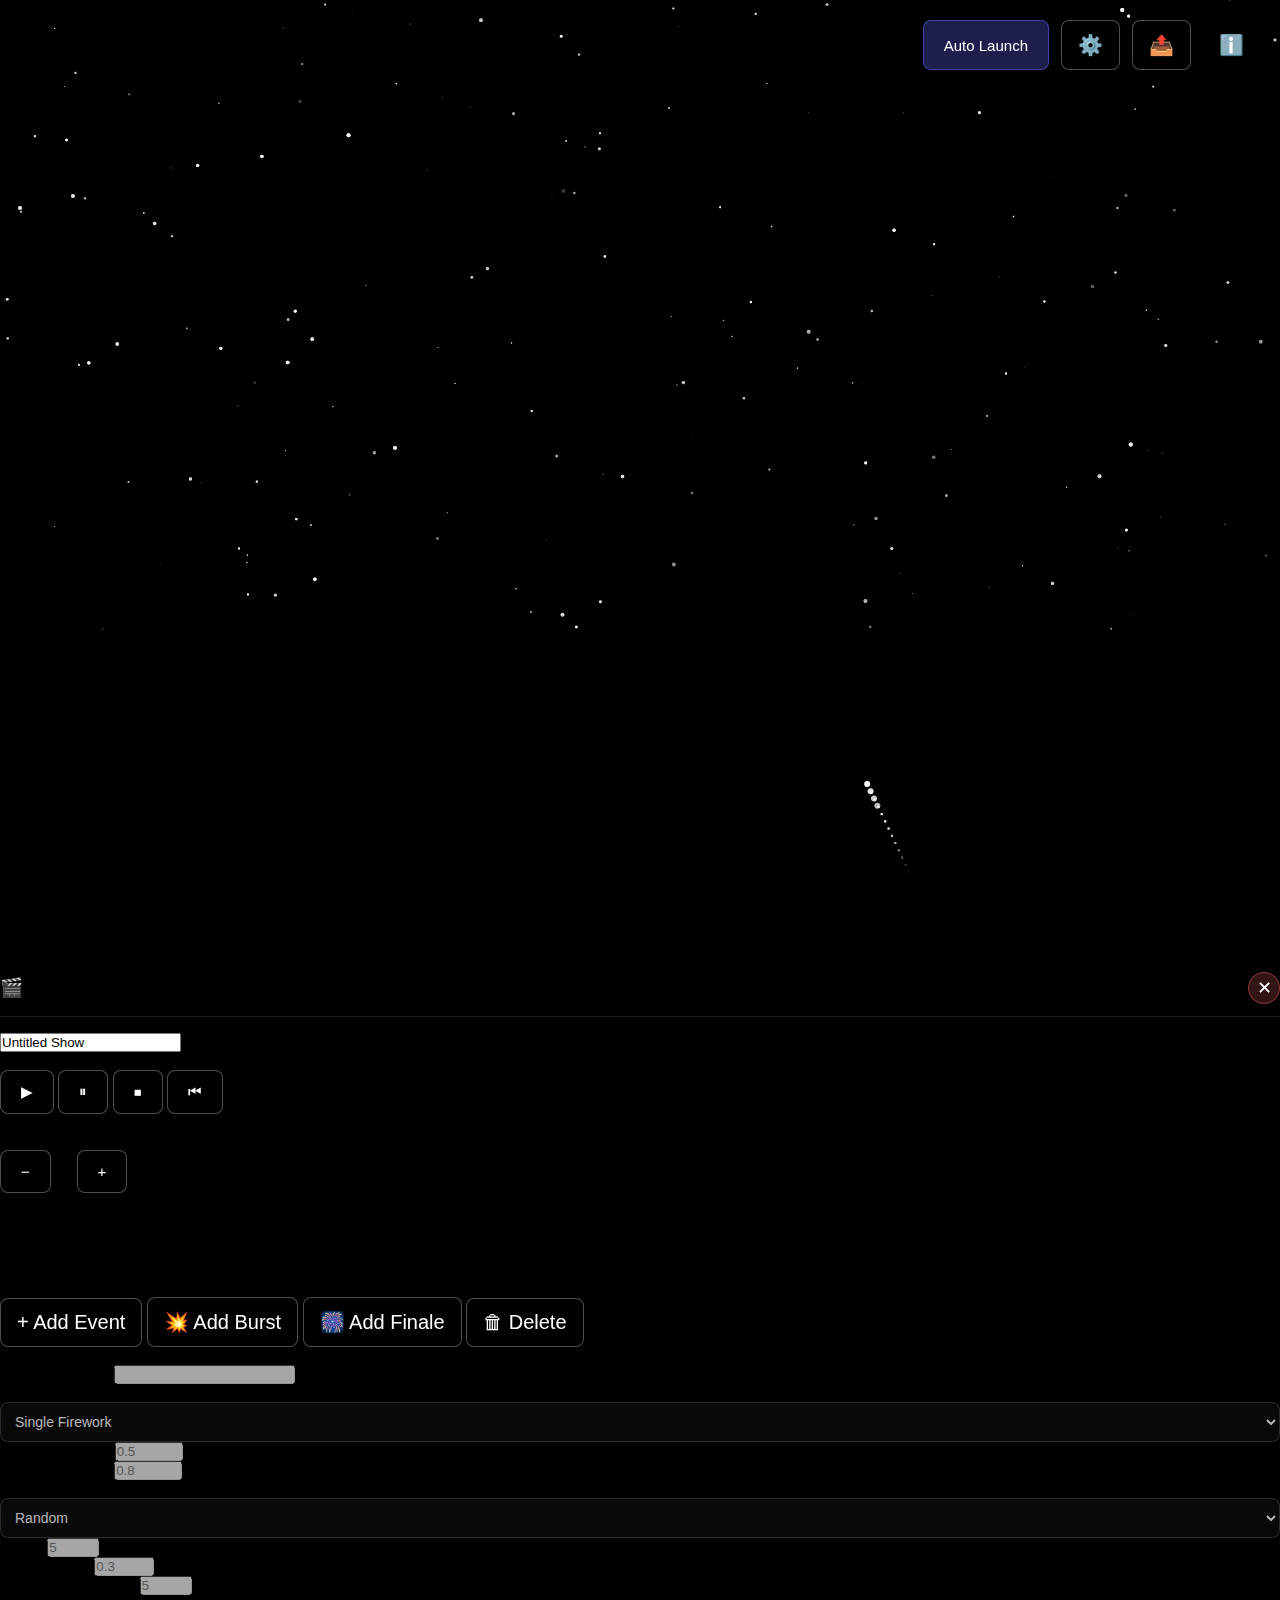
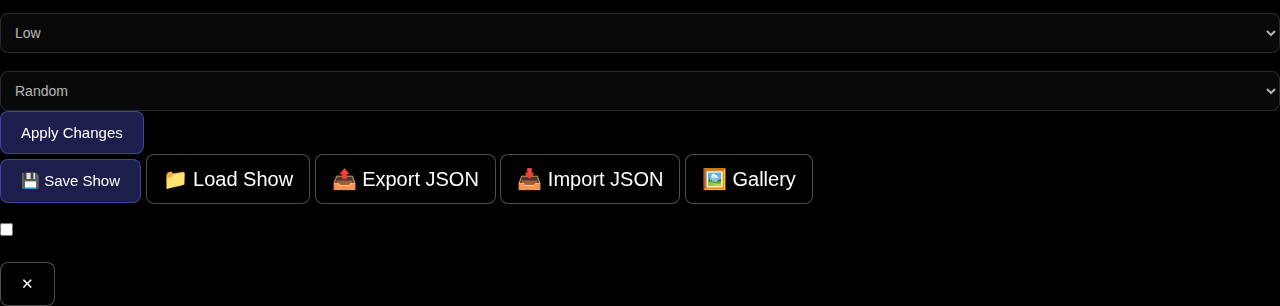
<file: index.html>
<!DOCTYPE html>
<html lang="en">
<head>
    <meta charset="UTF-8">
    <meta name="viewport" content="width=device-width, initial-scale=1.0">
    
    <!-- Primary Meta Tags -->
    <title>Kaaro Fireworks - Interactive Canvas Fireworks Experience</title>
    <meta name="title" content="Digital Diwali is Green Diwali.">
    <meta name="description" content="Wishing you all a very Happy Diwali from Arora Family.">
    <meta name="keywords" content="fireworks, interactive, canvas, javascript, animation, web audio, fireworks simulator, online fireworks, virtual fireworks, celebration">
    <meta name="author" content="Kaaro">
    <meta name="robots" content="index, follow">
    <meta name="language" content="English">
    <meta name="theme-color" content="#000428">
    
    <!-- Open Graph / Facebook -->
    <meta property="og:type" content="website">
    <meta property="og:url" content="https://pattaka.netlify.app/">
    <meta property="og:title" content="Digital Diwali is Green Diwali">
    <meta property="og:description" content="Wishing you all a very Happy Diwali from Arora Family.">
    <meta property="og:image" content="https://pattaka.netlify.app/og_image-4.png">
    <meta property="og:image:width" content="1024">
    <meta property="og:image:height" content="1024">
    <meta property="og:image:alt" content="Kaaro Fireworks - Interactive fireworks display with colorful explosions">
    <meta property="og:site_name" content="Kaaro Fireworks">
    <meta property="og:locale" content="en_US">
    
    <!-- Twitter -->
    <meta property="twitter:card" content="summary_large_image">
    <meta property="twitter:url" content="https://pattaka.netlify.app/">
    <meta property="twitter:title" content="Digital Diwali is Green Diwali">
    <meta property="twitter:description" content="Wishing you all a very Happy Diwali from Arora Family.">
    
    <meta property="twitter:description" content="Experience stunning interactive fireworks in your browser! Custom shapes, immersive audio, and mobile-optimized. Click anywhere to launch beautiful fireworks.">
    <meta property="twitter:image" content="https://pattaka.netlify.app/og_image-4.png">
    <meta property="twitter:image:alt" content="Kaaro Fireworks - Interactive fireworks display">
    
    <!-- Favicon -->
    <link rel="icon" type="image/svg+xml" href="favicon.svg">
    <link rel="alternate icon" href="favicon.ico">
    <link rel="apple-touch-icon" href="apple-touch-icon.png">
    
    <!-- Canonical URL -->
    <link rel="canonical" href="https://pattaka.netlify.app/">
    
    <!-- PWA Manifest -->
    <link rel="manifest" href="manifest.json">
    
    <!-- Stylesheet -->
    <link rel="stylesheet" href="style.css">
    
    <!-- Structured Data (JSON-LD) -->
    <script type="application/ld+json">
    {
      "@context": "https://schema.org",
      "@type": "WebApplication",
      "name": "Kaaro Fireworks",
      "description": "Interactive canvas-based fireworks simulator with custom shapes, immersive audio, and mobile optimization. Experience realistic fireworks physics and sound effects in your browser.",
      "url": "https://pattaka.netlify.app/",
      "applicationCategory": "EntertainmentApplication",
      "operatingSystem": "Any",
      "offers": {
        "@type": "Offer",
        "price": "0",
        "priceCurrency": "USD"
      },
      "screenshot": "https://pattaka.netlify.app/og_image-4.png",
      "author": {
        "@type": "Person",
        "name": "Kaaro"
      },
      "aggregateRating": {
        "@type": "AggregateRating",
        "ratingValue": "5",
        "ratingCount": "1"
      },
      "featureList": [
        "Interactive fireworks simulation",
        "Custom explosion shapes (star, heart, ring)",
        "Multiple explosion types (willow, chrysanthemum, palm)",
        "Immersive Web Audio API sound effects",
        "Stereo panning and reverb",
        "Mobile-optimized controls",
        "Starry night and city skyline backgrounds",
        "Real-time particle physics",
        "Touch and click support"
      ]
    }
    </script>
</head>
<body>
    <canvas id="fireworksCanvas"></canvas>
    
    <div id="panelBackdrop" class="panel-backdrop hidden"></div>
    
    <div id="profiler" class="profiler hidden">
        <div class="profiler-item">
            <span class="profiler-label">FPS:</span>
            <span class="profiler-value" id="fpsValue">60</span>
        </div>
        <div class="profiler-item">
            <span class="profiler-label">Particles:</span>
            <span class="profiler-value" id="particleCount">0</span>
        </div>
        <div class="profiler-item">
            <span class="profiler-label">Pool:</span>
            <span class="profiler-value" id="poolSize">0</span>
        </div>
        <div class="profiler-item">
            <span class="profiler-label">Fireworks:</span>
            <span class="profiler-value" id="fireworkCount">0</span>
        </div>
    </div>
    
    <div class="controls">
        <button id="autoLaunch" class="btn-primary">Auto Launch</button>
        <!-- <button id="showEditorToggle" class="btn-primary">🎬 Show Editor</button> -->
        <button id="settingsToggle" class="btn-secondary">⚙️</button>
        <button id="shareToggle" class="btn-secondary">📤</button>
        <a href="about.html" class="btn-secondary about-link" title="About">ℹ️</a>
    </div>
    
    <div id="settingsPanel" class="settings-panel hidden">
        <div class="panel-header">
            <h3>Settings</h3>
            <button class="panel-close" id="settingsClose">✕</button>
        </div>
        
        <div class="setting-group">
            <label>Background</label>
            <div class="button-group">
                <button class="bg-option active" data-bg="starry">⭐ Starry</button>
                <button class="bg-option" data-bg="city">🏙️ City</button>
                <button class="bg-option" data-bg="black">⬛ Black</button>
            </div>
        </div>
        
        <div class="setting-group">
            <label>Explosion Type</label>
            <select id="explosionType">
                <option value="random">🎲 Random</option>
                <option value="standard">💥 Standard</option>
                <option value="willow">🌿 Willow</option>
                <option value="chrysanthemum">🌸 Chrysanthemum</option>
                <option value="palm">🌴 Palm</option>
                <option value="star">⭐ Star</option>
                <option value="heart">❤️ Heart</option>
                <option value="ring">⭕ Ring</option>
            </select>
        </div>
        
        <div class="setting-group">
            <label>Volume <span id="volumeValue">70%</span></label>
            <input type="range" id="volumeSlider" min="0" max="100" value="70" class="slider">
        </div>
        
        <div class="setting-group">
            <label>Audio Preset</label>
            <select id="audioPreset">
                <option value="realistic">🎵 Realistic</option>
                <option value="cartoonish">🎪 Cartoonish</option>
                <option value="minimal">🔇 Minimal</option>
            </select>
        </div>
        
        <div class="setting-group">
            <label>Text Explosions</label>
            <div class="save-config-group">
                <input type="text" id="textInput" placeholder="Enter text..." maxlength="20">
                <button class="action-btn-small" id="launchTextBtn">🔤 Launch</button>
            </div>
            <div style="margin-top: 8px;">
                <input type="range" id="textSize" min="50" max="200" value="100" class="slider">
                <label style="font-size: 11px; color: rgba(255,255,255,0.6);">Size: <span id="textSizeValue">100</span>px</label>
            </div>
        </div>
        
        <div class="setting-group">
            <label>Image/Logo Explosions</label>
            <input type="file" id="imageUpload" accept="image/*" style="display: none;">
            <button class="action-btn" id="uploadImageBtn">📁 Upload Image</button>
            <div style="margin-top: 8px;">
                <label class="checkbox-label">
                    <input type="checkbox" id="useImageColors" checked>
                    <span>Use Image Colors</span>
                </label>
            </div>
            <div style="margin-top: 8px;">
                <input type="range" id="imageSize" min="100" max="500" value="300" class="slider">
                <label style="font-size: 11px; color: rgba(255,255,255,0.6);">Size: <span id="imageSizeValue">300</span>px</label>
            </div>
        </div>
        
        <div class="setting-group">
            <label>Performance</label>
            <div class="checkbox-group">
                <label class="checkbox-label">
                    <input type="checkbox" id="adaptiveQuality" checked>
                    <span>Adaptive Quality</span>
                </label>
                <label class="checkbox-label">
                    <input type="checkbox" id="batterySaving">
                    <span>Battery Saving</span>
                </label>
                <label class="checkbox-label">
                    <input type="checkbox" id="reducedMotion">
                    <span>Reduced Motion</span>
                </label>
                <label class="checkbox-label">
                    <input type="checkbox" id="showProfiler">
                    <span>Show Profiler</span>
                </label>
            </div>
        </div>
        
        <div class="info">Tap anywhere to launch!</div>
    </div>
    
    <div id="sharePanel" class="settings-panel hidden">
        <div class="panel-header">
            <h3>Share & Save</h3>
            <button class="panel-close" id="shareClose">✕</button>
        </div>
        
        <div class="setting-group">
            <label>Quick Actions</label>
            <div class="button-group-vertical">
                <button id="captureBtn" class="action-btn">📸 Capture Screenshot</button>
                <button id="copyLinkBtn" class="action-btn">🔗 Copy Share Link</button>
                <button id="qrCodeBtn" class="action-btn">📱 Show QR Code</button>
                <button id="shareBtn" class="action-btn">🚀 Share</button>
            </div>
        </div>
        
        <div id="qrCodeContainer" class="qr-code-container hidden">
            <canvas id="qrCanvas" width="200" height="200"></canvas>
            <div class="qr-label">Scan to share</div>
        </div>
        
        <div class="setting-group">
            <label>Preset Shows</label>
            <div class="button-group-vertical">
                <button class="show-btn" data-show="rainbow">🌈 Rainbow</button>
                <button class="show-btn" data-show="cascade">💧 Cascade</button>
                <button class="show-btn" data-show="finale">🎆 Finale</button>
                <button class="show-btn" data-show="symmetry">⚖️ Symmetry</button>
                <button class="show-btn" data-show="celebration">🎉 Celebration</button>
            </div>
        </div>
        
        <div class="setting-group">
            <label>Save Configuration</label>
            <div class="save-config-group">
                <input type="text" id="configName" placeholder="My Config" maxlength="20">
                <button id="saveConfigBtn" class="action-btn-small">💾 Save</button>
            </div>
            <div id="savedConfigsList" class="saved-configs-list"></div>
        </div>
        
        <div id="shareMessage" class="share-message hidden"></div>
    </div>
    
    <!-- Show Editor Panel -->
    <div id="showEditorPanel" class="show-editor-panel hidden">
        <div class="panel-header">
            <h3>🎬 Show Editor</h3>
            <button class="panel-close" id="showEditorClose">✕</button>
        </div>
        
        <div class="show-info">
            <input type="text" id="showName" placeholder="Show Name" value="Untitled Show" class="show-name-input">
            <div class="show-duration">
                <span>Duration: </span>
                <span id="showDuration">0:00</span>
            </div>
        </div>
        
        <div class="playback-controls">
            <button id="playShow" class="btn-icon" title="Play">▶</button>
            <button id="pauseShow" class="btn-icon" title="Pause" disabled>⏸</button>
            <button id="stopShow" class="btn-icon" title="Stop">⏹</button>
            <button id="resetShow" class="btn-icon" title="Reset">⏮</button>
            <div class="playback-time">
                <span id="currentTime">0:00</span>
                <span> / </span>
                <span id="totalTime">0:00</span>
            </div>
        </div>
        
        <div class="timeline-container">
            <div class="timeline-header">
                <span>Timeline</span>
                <div class="timeline-zoom">
                    <button id="zoomOut" class="btn-icon-sm">−</button>
                    <span id="zoomLevel">1x</span>
                    <button id="zoomIn" class="btn-icon-sm">+</button>
                </div>
            </div>
            <div class="timeline-canvas-wrapper">
                <canvas id="timelineCanvas" width="600" height="100"></canvas>
                <div id="timelinePlayhead" class="timeline-playhead"></div>
            </div>
            <div class="timeline-ruler" id="timelineRuler"></div>
        </div>
        
        <div class="event-controls">
            <button id="addEvent" class="btn-secondary">+ Add Event</button>
            <button id="addBurst" class="btn-secondary">💥 Add Burst</button>
            <button id="addFinale" class="btn-secondary">🎆 Add Finale</button>
            <button id="deleteEvent" class="btn-secondary" disabled>🗑 Delete</button>
        </div>
        
        <div class="event-properties" id="eventProperties">
            <h4>Event Properties</h4>
            <div class="property-group">
                <label>Time (seconds)</label>
                <input type="number" id="eventTime" min="0" step="0.1" disabled>
            </div>
            <div class="property-group">
                <label>Type</label>
                <select id="eventType" disabled>
                    <option value="firework">Single Firework</option>
                    <option value="burst">Burst</option>
                    <option value="finale">Finale</option>
                </select>
            </div>
            <div id="fireworkProperties" class="type-properties">
                <div class="property-group">
                    <label>Position X (0-1)</label>
                    <input type="number" id="eventX" min="0" max="1" step="0.01" value="0.5" disabled>
                </div>
                <div class="property-group">
                    <label>Position Y (0-1)</label>
                    <input type="number" id="eventY" min="0" max="1" step="0.01" value="0.8" disabled>
                </div>
                <div class="property-group">
                    <label>Explosion Type</label>
                    <select id="eventExplosion" disabled>
                        <option value="random">Random</option>
                        <option value="standard">Standard</option>
                        <option value="willow">Willow</option>
                        <option value="chrysanthemum">Chrysanthemum</option>
                        <option value="palm">Palm</option>
                        <option value="star">Star</option>
                        <option value="heart">Heart</option>
                        <option value="ring">Ring</option>
                    </select>
                </div>
            </div>
            <div id="burstProperties" class="type-properties hidden">
                <div class="property-group">
                    <label>Count</label>
                    <input type="number" id="burstCount" min="1" max="20" value="5" disabled>
                </div>
                <div class="property-group">
                    <label>Spread (0-1)</label>
                    <input type="number" id="burstSpread" min="0" max="1" step="0.1" value="0.3" disabled>
                </div>
            </div>
            <div id="finaleProperties" class="type-properties hidden">
                <div class="property-group">
                    <label>Duration (seconds)</label>
                    <input type="number" id="finaleDuration" min="1" max="30" value="5" disabled>
                </div>
                <div class="property-group">
                    <label>Intensity</label>
                    <select id="finaleIntensity" disabled>
                        <option value="low">Low</option>
                        <option value="medium">Medium</option>
                        <option value="high">High</option>
                        <option value="extreme">Extreme</option>
                    </select>
                </div>
                <div class="property-group">
                    <label>Pattern</label>
                    <select id="finalePattern" disabled>
                        <option value="random">Random</option>
                        <option value="cascade">Cascade</option>
                        <option value="symmetrical">Symmetrical</option>
                        <option value="spiral">Spiral</option>
                    </select>
                </div>
            </div>
            <button id="applyEventChanges" class="btn-primary" disabled>Apply Changes</button>
        </div>
        
        <div class="show-actions">
            <button id="saveShow" class="btn-primary">💾 Save Show</button>
            <button id="loadShow" class="btn-secondary">📁 Load Show</button>
            <button id="exportShow" class="btn-secondary">📤 Export JSON</button>
            <button id="importShow" class="btn-secondary">📥 Import JSON</button>
            <button id="showGallery" class="btn-secondary">🖼️ Gallery</button>
        </div>
        
        <div class="show-settings">
            <h4>Show Settings</h4>
            <div class="property-group">
                <label>
                    <input type="checkbox" id="showLoop">
                    Loop Show
                </label>
            </div>
            <div class="property-group" id="loopCountGroup" style="display: none;">
                <label>Loop Count</label>
                <input type="number" id="loopCount" min="1" max="100" value="1">
            </div>
        </div>
    </div>
    
    <!-- Show Gallery Modal -->
    <div id="showGalleryModal" class="modal hidden">
        <div class="modal-content">
            <div class="modal-header">
                <h3>Show Gallery</h3>
                <button class="modal-close" id="galleryClose">✕</button>
            </div>
            <div class="gallery-grid" id="galleryGrid">
                <!-- Gallery items will be populated here -->
            </div>
        </div>
    </div>
    
    <!-- Load modules in dependency order -->
    <script src="js/config.js"></script>
    <script src="js/performance.js"></script>
    <script src="js/audio.js"></script>
    <script src="js/particles.js"></script>
    <script src="js/fireworks.js"></script>
    <script src="js/show-editor.js"></script>
    <script src="js/ui.js"></script>
    <script src="js/main.js"></script>
</body>
</html>
</file>
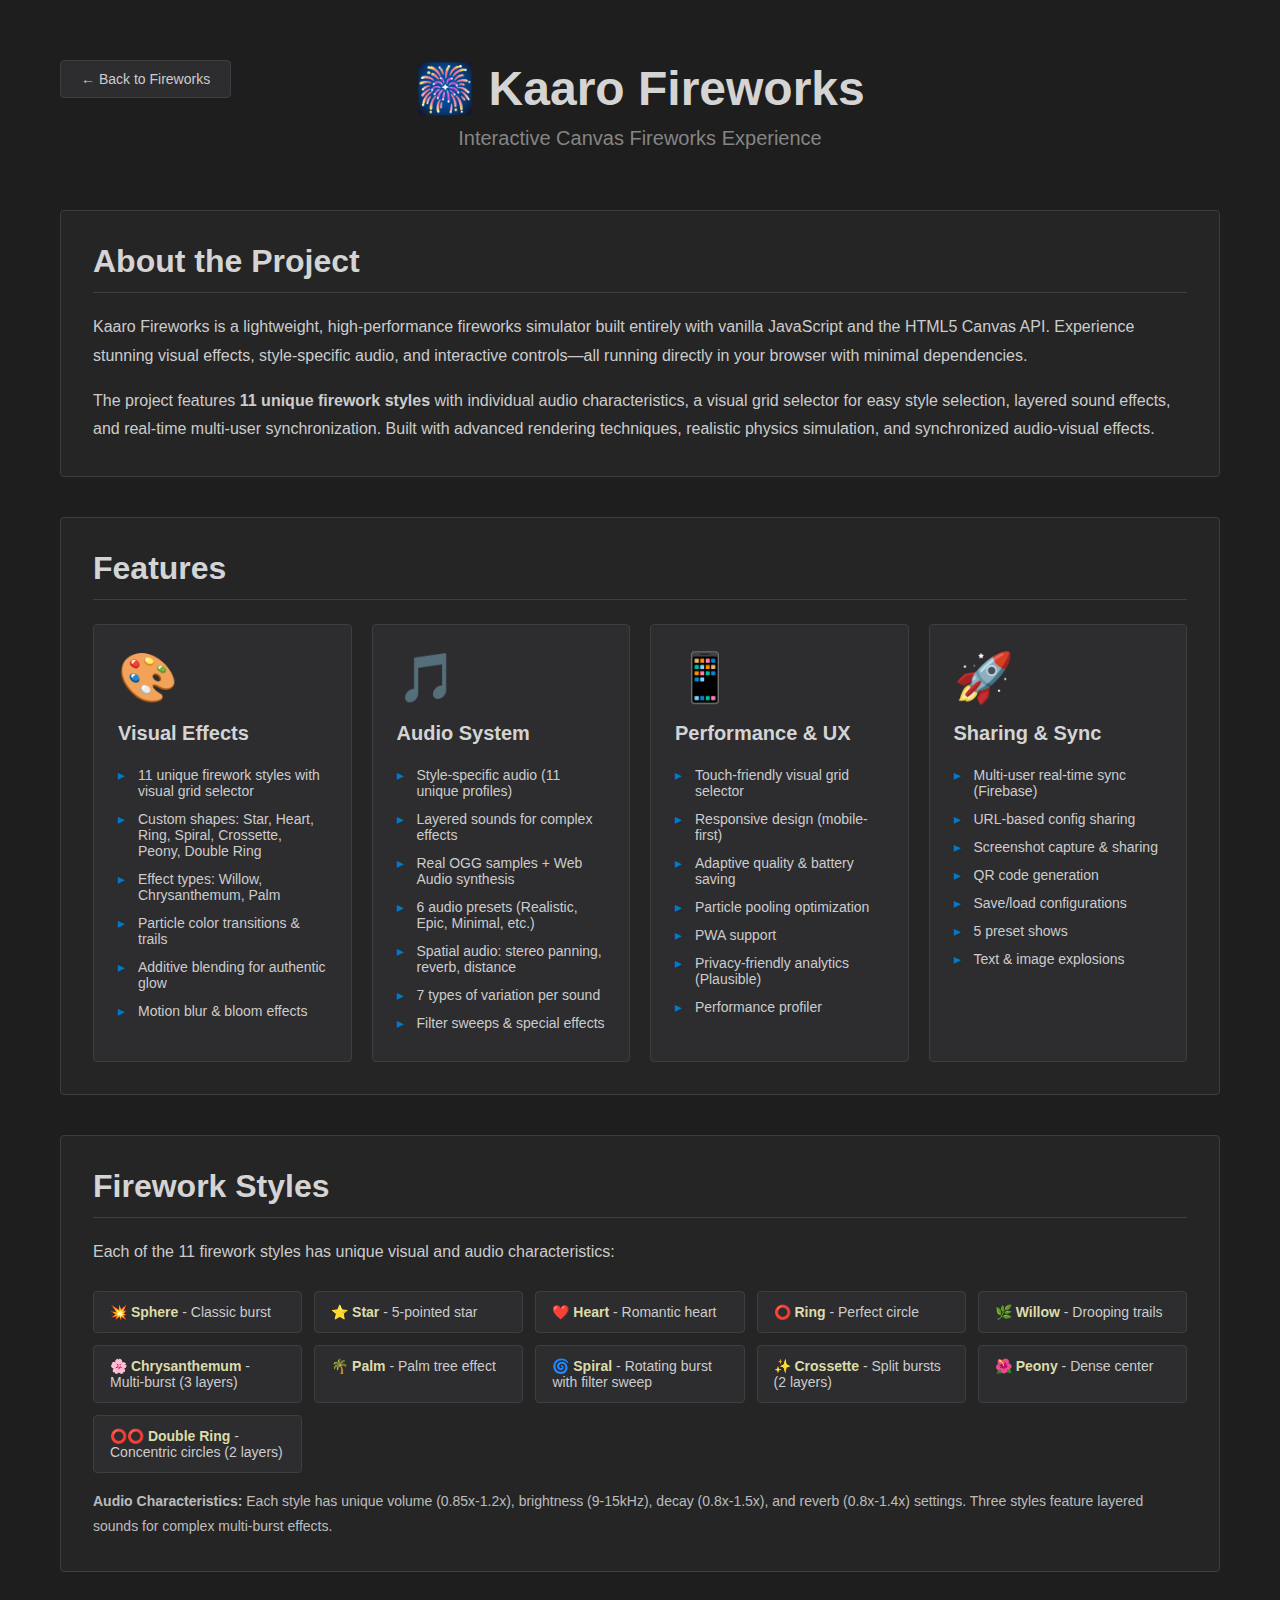
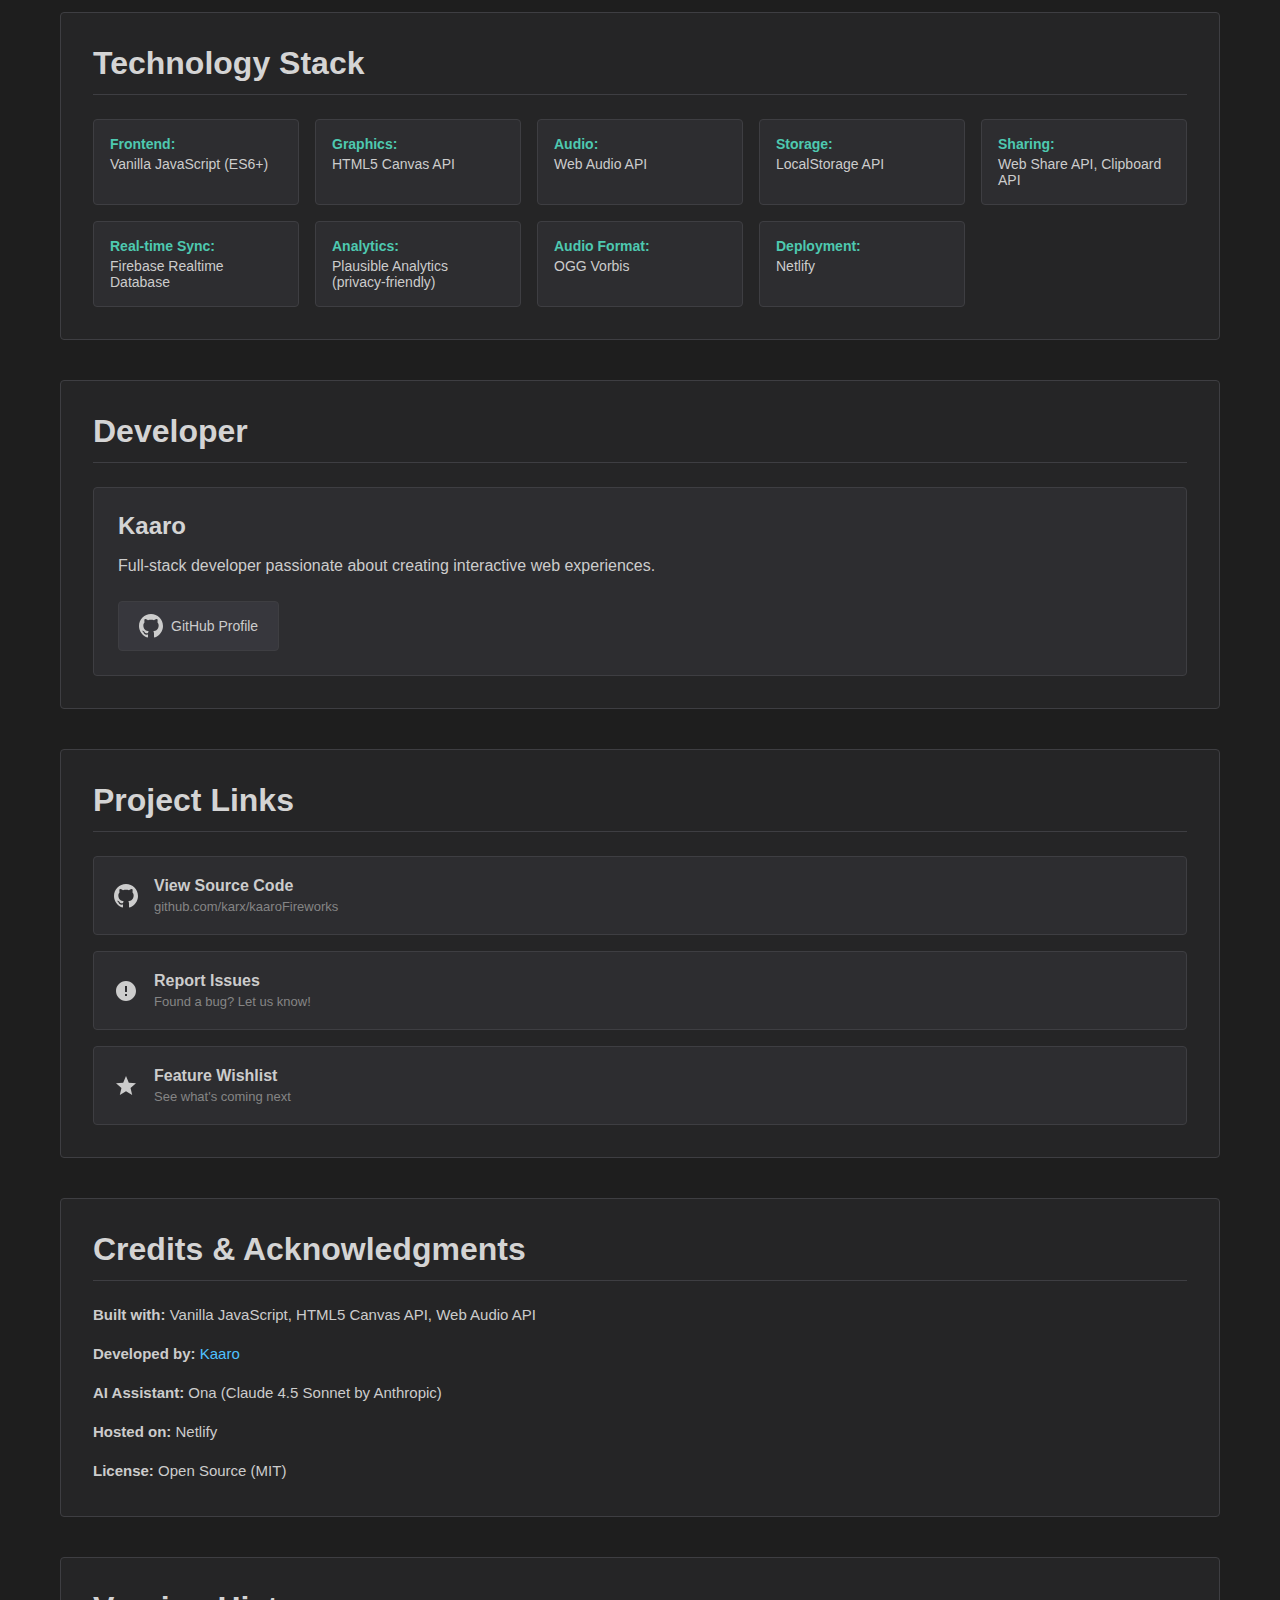
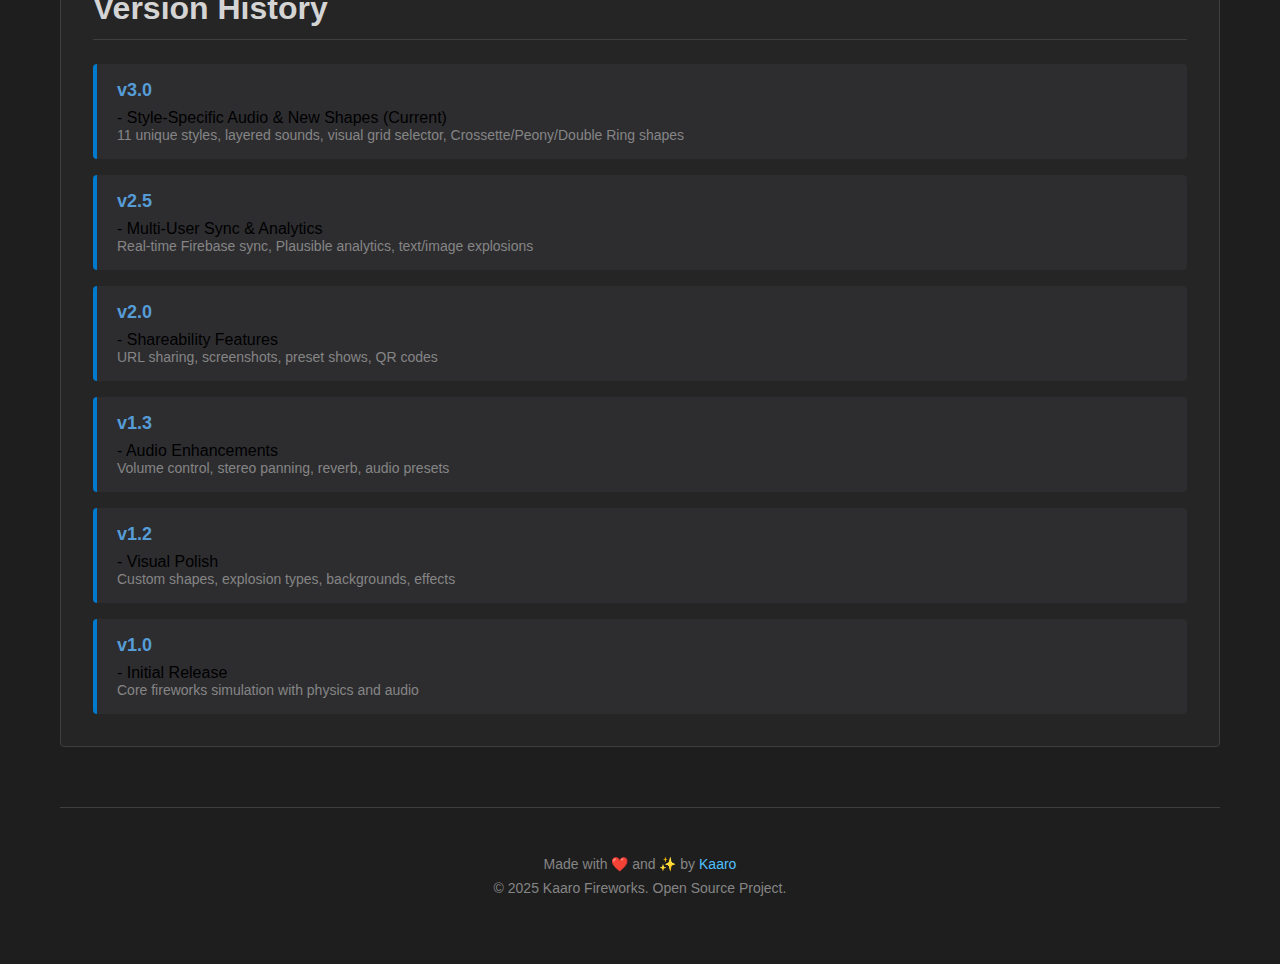
<file: about.html>
<!DOCTYPE html>
<html lang="en">
<head>
    <meta charset="UTF-8">
    <meta name="viewport" content="width=device-width, initial-scale=1.0">
    
    <!-- Primary Meta Tags -->
    <title>About - Kaaro Fireworks</title>
    <meta name="title" content="About - Kaaro Fireworks">
    <meta name="description" content="Learn about Kaaro Fireworks - an interactive canvas-based fireworks simulator. Built with vanilla JavaScript, Web Audio API, and passion.">
    
    <!-- Favicon -->
    <link rel="icon" type="image/svg+xml" href="favicon.svg">
    
    <!-- Stylesheet -->
    <link rel="stylesheet" href="style.css">
    <link rel="stylesheet" href="about.css">
</head>
<body class="about-page">
    <div class="about-container">
        <header class="about-header">
            <a href="index.html" class="back-button">← Back to Fireworks</a>
            <h1>🎆 Kaaro Fireworks</h1>
            <p class="tagline">Interactive Canvas Fireworks Experience</p>
        </header>

        <main class="about-content">
            <section class="about-section">
                <h2>About the Project</h2>
                <p>
                    Kaaro Fireworks is a lightweight, high-performance fireworks simulator built entirely with vanilla JavaScript 
                    and the HTML5 Canvas API. Experience stunning visual effects, style-specific audio, and interactive controls—all 
                    running directly in your browser with minimal dependencies.
                </p>
                <p>
                    The project features <strong>11 unique firework styles</strong> with individual audio characteristics, 
                    a visual grid selector for easy style selection, layered sound effects, and real-time multi-user synchronization. 
                    Built with advanced rendering techniques, realistic physics simulation, and synchronized audio-visual effects.
                </p>
            </section>

            <section class="about-section">
                <h2>Features</h2>
                <div class="features-grid">
                    <div class="feature-card">
                        <div class="feature-icon">🎨</div>
                        <h3>Visual Effects</h3>
                        <ul>
                            <li>11 unique firework styles with visual grid selector</li>
                            <li>Custom shapes: Star, Heart, Ring, Spiral, Crossette, Peony, Double Ring</li>
                            <li>Effect types: Willow, Chrysanthemum, Palm</li>
                            <li>Particle color transitions & trails</li>
                            <li>Additive blending for authentic glow</li>
                            <li>Motion blur & bloom effects</li>
                        </ul>
                    </div>

                    <div class="feature-card">
                        <div class="feature-icon">🎵</div>
                        <h3>Audio System</h3>
                        <ul>
                            <li>Style-specific audio (11 unique profiles)</li>
                            <li>Layered sounds for complex effects</li>
                            <li>Real OGG samples + Web Audio synthesis</li>
                            <li>6 audio presets (Realistic, Epic, Minimal, etc.)</li>
                            <li>Spatial audio: stereo panning, reverb, distance</li>
                            <li>7 types of variation per sound</li>
                            <li>Filter sweeps & special effects</li>
                        </ul>
                    </div>

                    <div class="feature-card">
                        <div class="feature-icon">📱</div>
                        <h3>Performance & UX</h3>
                        <ul>
                            <li>Touch-friendly visual grid selector</li>
                            <li>Responsive design (mobile-first)</li>
                            <li>Adaptive quality & battery saving</li>
                            <li>Particle pooling optimization</li>
                            <li>PWA support</li>
                            <li>Privacy-friendly analytics (Plausible)</li>
                            <li>Performance profiler</li>
                        </ul>
                    </div>

                    <div class="feature-card">
                        <div class="feature-icon">🚀</div>
                        <h3>Sharing & Sync</h3>
                        <ul>
                            <li>Multi-user real-time sync (Firebase)</li>
                            <li>URL-based config sharing</li>
                            <li>Screenshot capture & sharing</li>
                            <li>QR code generation</li>
                            <li>Save/load configurations</li>
                            <li>5 preset shows</li>
                            <li>Text & image explosions</li>
                        </ul>
                    </div>
                </div>
            </section>

            <section class="about-section">
                <h2>Firework Styles</h2>
                <p>Each of the 11 firework styles has unique visual and audio characteristics:</p>
                <div class="styles-grid">
                    <div class="style-item">💥 <strong>Sphere</strong> - Classic burst</div>
                    <div class="style-item">⭐ <strong>Star</strong> - 5-pointed star</div>
                    <div class="style-item">❤️ <strong>Heart</strong> - Romantic heart</div>
                    <div class="style-item">⭕ <strong>Ring</strong> - Perfect circle</div>
                    <div class="style-item">🌿 <strong>Willow</strong> - Drooping trails</div>
                    <div class="style-item">🌸 <strong>Chrysanthemum</strong> - Multi-burst (3 layers)</div>
                    <div class="style-item">🌴 <strong>Palm</strong> - Palm tree effect</div>
                    <div class="style-item">🌀 <strong>Spiral</strong> - Rotating burst with filter sweep</div>
                    <div class="style-item">✨ <strong>Crossette</strong> - Split bursts (2 layers)</div>
                    <div class="style-item">🌺 <strong>Peony</strong> - Dense center</div>
                    <div class="style-item">⭕⭕ <strong>Double Ring</strong> - Concentric circles (2 layers)</div>
                </div>
                <p style="margin-top: 16px; font-size: 14px; color: rgba(255,255,255,0.7);">
                    <strong>Audio Characteristics:</strong> Each style has unique volume (0.85x-1.2x), brightness (9-15kHz), 
                    decay (0.8x-1.5x), and reverb (0.8x-1.4x) settings. Three styles feature layered sounds for complex 
                    multi-burst effects.
                </p>
            </section>

            <section class="about-section">
                <h2>Technology Stack</h2>
                <div class="tech-stack">
                    <div class="tech-item">
                        <strong>Frontend:</strong> Vanilla JavaScript (ES6+)
                    </div>
                    <div class="tech-item">
                        <strong>Graphics:</strong> HTML5 Canvas API
                    </div>
                    <div class="tech-item">
                        <strong>Audio:</strong> Web Audio API
                    </div>
                    <div class="tech-item">
                        <strong>Storage:</strong> LocalStorage API
                    </div>
                    <div class="tech-item">
                        <strong>Sharing:</strong> Web Share API, Clipboard API
                    </div>
                    <div class="tech-item">
                        <strong>Real-time Sync:</strong> Firebase Realtime Database
                    </div>
                    <div class="tech-item">
                        <strong>Analytics:</strong> Plausible Analytics (privacy-friendly)
                    </div>
                    <div class="tech-item">
                        <strong>Audio Format:</strong> OGG Vorbis
                    </div>
                    <div class="tech-item">
                        <strong>Deployment:</strong> Netlify
                    </div>
                </div>
            </section>

            <section class="about-section">
                <h2>Developer</h2>
                <div class="developer-card">
                    <div class="developer-info">
                        <h3>Kaaro</h3>
                        <p>Full-stack developer passionate about creating interactive web experiences.</p>
                        <div class="social-links">
                            <a href="https://github.com/karx" target="_blank" rel="noopener noreferrer" class="social-link">
                                <svg width="24" height="24" viewBox="0 0 24 24" fill="currentColor">
                                    <path d="M12 0c-6.626 0-12 5.373-12 12 0 5.302 3.438 9.8 8.207 11.387.599.111.793-.261.793-.577v-2.234c-3.338.726-4.033-1.416-4.033-1.416-.546-1.387-1.333-1.756-1.333-1.756-1.089-.745.083-.729.083-.729 1.205.084 1.839 1.237 1.839 1.237 1.07 1.834 2.807 1.304 3.492.997.107-.775.418-1.305.762-1.604-2.665-.305-5.467-1.334-5.467-5.931 0-1.311.469-2.381 1.236-3.221-.124-.303-.535-1.524.117-3.176 0 0 1.008-.322 3.301 1.23.957-.266 1.983-.399 3.003-.404 1.02.005 2.047.138 3.006.404 2.291-1.552 3.297-1.23 3.297-1.23.653 1.653.242 2.874.118 3.176.77.84 1.235 1.911 1.235 3.221 0 4.609-2.807 5.624-5.479 5.921.43.372.823 1.102.823 2.222v3.293c0 .319.192.694.801.576 4.765-1.589 8.199-6.086 8.199-11.386 0-6.627-5.373-12-12-12z"/>
                                </svg>
                                GitHub Profile
                            </a>
                        </div>
                    </div>
                </div>
            </section>

            <section class="about-section">
                <h2>Project Links</h2>
                <div class="project-links">
                    <a href="https://github.com/karx/kaaroFireworks" target="_blank" rel="noopener noreferrer" class="project-link">
                        <svg width="24" height="24" viewBox="0 0 24 24" fill="currentColor">
                            <path d="M12 0c-6.626 0-12 5.373-12 12 0 5.302 3.438 9.8 8.207 11.387.599.111.793-.261.793-.577v-2.234c-3.338.726-4.033-1.416-4.033-1.416-.546-1.387-1.333-1.756-1.333-1.756-1.089-.745.083-.729.083-.729 1.205.084 1.839 1.237 1.839 1.237 1.07 1.834 2.807 1.304 3.492.997.107-.775.418-1.305.762-1.604-2.665-.305-5.467-1.334-5.467-5.931 0-1.311.469-2.381 1.236-3.221-.124-.303-.535-1.524.117-3.176 0 0 1.008-.322 3.301 1.23.957-.266 1.983-.399 3.003-.404 1.02.005 2.047.138 3.006.404 2.291-1.552 3.297-1.23 3.297-1.23.653 1.653.242 2.874.118 3.176.77.84 1.235 1.911 1.235 3.221 0 4.609-2.807 5.624-5.479 5.921.43.372.823 1.102.823 2.222v3.293c0 .319.192.694.801.576 4.765-1.589 8.199-6.086 8.199-11.386 0-6.627-5.373-12-12-12z"/>
                        </svg>
                        <div>
                            <strong>View Source Code</strong>
                            <span>github.com/karx/kaaroFireworks</span>
                        </div>
                    </a>

                    <a href="https://github.com/karx/kaaroFireworks/issues" target="_blank" rel="noopener noreferrer" class="project-link">
                        <svg width="24" height="24" viewBox="0 0 24 24" fill="currentColor">
                            <path d="M12 2C6.48 2 2 6.48 2 12s4.48 10 10 10 10-4.48 10-10S17.52 2 12 2zm1 15h-2v-2h2v2zm0-4h-2V7h2v6z"/>
                        </svg>
                        <div>
                            <strong>Report Issues</strong>
                            <span>Found a bug? Let us know!</span>
                        </div>
                    </a>

                    <a href="https://github.com/karx/kaaroFireworks/blob/main/WISHLIST.md" target="_blank" rel="noopener noreferrer" class="project-link">
                        <svg width="24" height="24" viewBox="0 0 24 24" fill="currentColor">
                            <path d="M12 17.27L18.18 21l-1.64-7.03L22 9.24l-7.19-.61L12 2 9.19 8.63 2 9.24l5.46 4.73L5.82 21z"/>
                        </svg>
                        <div>
                            <strong>Feature Wishlist</strong>
                            <span>See what's coming next</span>
                        </div>
                    </a>
                </div>
            </section>

            <section class="about-section">
                <h2>Credits & Acknowledgments</h2>
                <div class="credits">
                    <p>
                        <strong>Built with:</strong> Vanilla JavaScript, HTML5 Canvas API, Web Audio API
                    </p>
                    <p>
                        <strong>Developed by:</strong> <a href="https://github.com/karx" target="_blank" rel="noopener noreferrer">Kaaro</a>
                    </p>
                    <p>
                        <strong>AI Assistant:</strong> Ona (Claude 4.5 Sonnet by Anthropic)
                    </p>
                    <p>
                        <strong>Hosted on:</strong> Netlify
                    </p>
                    <p>
                        <strong>License:</strong> Open Source (MIT)
                    </p>
                </div>
            </section>

            <section class="about-section">
                <h2>Version History</h2>
                <div class="version-history">
                    <div class="version-item">
                        <strong>v3.0</strong> - Style-Specific Audio & New Shapes (Current)
                        <span>11 unique styles, layered sounds, visual grid selector, Crossette/Peony/Double Ring shapes</span>
                    </div>
                    <div class="version-item">
                        <strong>v2.5</strong> - Multi-User Sync & Analytics
                        <span>Real-time Firebase sync, Plausible analytics, text/image explosions</span>
                    </div>
                    <div class="version-item">
                        <strong>v2.0</strong> - Shareability Features
                        <span>URL sharing, screenshots, preset shows, QR codes</span>
                    </div>
                    <div class="version-item">
                        <strong>v1.3</strong> - Audio Enhancements
                        <span>Volume control, stereo panning, reverb, audio presets</span>
                    </div>
                    <div class="version-item">
                        <strong>v1.2</strong> - Visual Polish
                        <span>Custom shapes, explosion types, backgrounds, effects</span>
                    </div>
                    <div class="version-item">
                        <strong>v1.0</strong> - Initial Release
                        <span>Core fireworks simulation with physics and audio</span>
                    </div>
                </div>
            </section>
        </main>

        <footer class="about-footer">
            <p>Made with ❤️ and ✨ by <a href="https://github.com/karx" target="_blank" rel="noopener noreferrer">Kaaro</a></p>
            <p>© 2025 Kaaro Fireworks. Open Source Project.</p>
        </footer>
    </div>
</body>
</html>
</file>
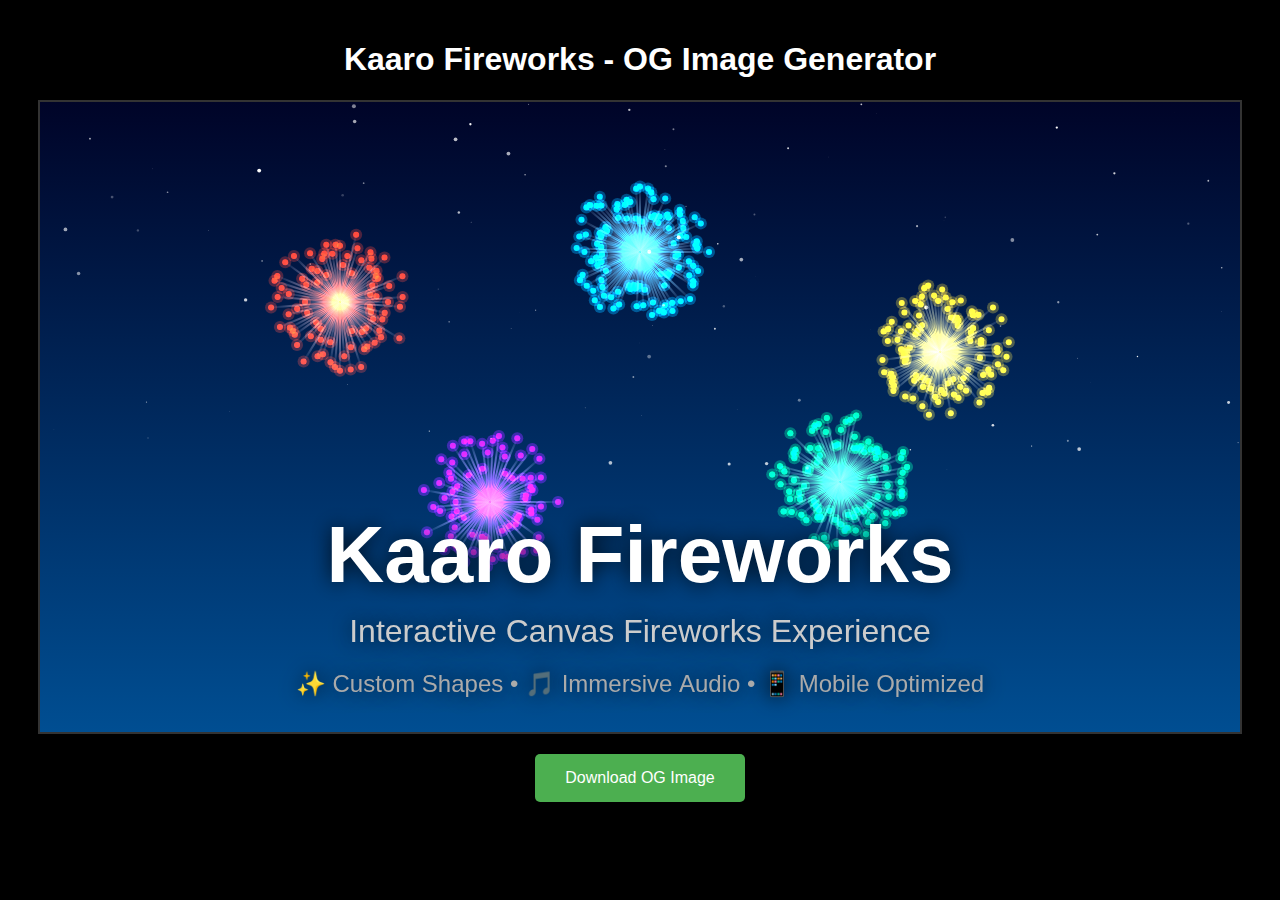
<file: generate-og-image.html>
<!DOCTYPE html>
<html lang="en">
<head>
    <meta charset="UTF-8">
    <meta name="viewport" content="width=device-width, initial-scale=1.0">
    <title>Generate OG Image</title>
    <style>
        body {
            margin: 0;
            padding: 20px;
            background: #000;
            font-family: Arial, sans-serif;
            color: white;
        }
        canvas {
            border: 2px solid #333;
            display: block;
            margin: 20px auto;
        }
        button {
            display: block;
            margin: 20px auto;
            padding: 15px 30px;
            font-size: 16px;
            background: #4CAF50;
            color: white;
            border: none;
            border-radius: 5px;
            cursor: pointer;
        }
        button:hover {
            background: #45a049;
        }
    </style>
</head>
<body>
    <h1 style="text-align: center;">Kaaro Fireworks - OG Image Generator</h1>
    <canvas id="ogCanvas" width="1200" height="630"></canvas>
    <button onclick="downloadImage()">Download OG Image</button>
    
    <script>
        const canvas = document.getElementById('ogCanvas');
        const ctx = canvas.getContext('2d');
        
        // Draw background
        const gradient = ctx.createLinearGradient(0, 0, 0, canvas.height);
        gradient.addColorStop(0, '#000428');
        gradient.addColorStop(1, '#004e92');
        ctx.fillStyle = gradient;
        ctx.fillRect(0, 0, canvas.width, canvas.height);
        
        // Draw stars
        ctx.fillStyle = '#ffffff';
        for (let i = 0; i < 100; i++) {
            const x = Math.random() * canvas.width;
            const y = Math.random() * canvas.height * 0.6;
            const size = Math.random() * 2;
            ctx.globalAlpha = Math.random() * 0.8 + 0.2;
            ctx.beginPath();
            ctx.arc(x, y, size, 0, Math.PI * 2);
            ctx.fill();
        }
        ctx.globalAlpha = 1;
        
        // Draw fireworks
        ctx.globalCompositeOperation = 'lighter';
        
        // Firework 1 - Red/Orange
        drawFirework(300, 200, '#ff3300', 80);
        
        // Firework 2 - Blue/Cyan
        drawFirework(600, 150, '#00ccff', 100);
        
        // Firework 3 - Yellow/Gold
        drawFirework(900, 250, '#ffcc00', 90);
        
        // Firework 4 - Purple
        drawFirework(450, 400, '#cc00ff', 70);
        
        // Firework 5 - Green
        drawFirework(800, 380, '#00ff66', 85);
        
        ctx.globalCompositeOperation = 'source-over';
        
        // Draw title
        ctx.fillStyle = '#ffffff';
        ctx.font = 'bold 80px Arial';
        ctx.textAlign = 'center';
        ctx.shadowColor = 'rgba(0, 0, 0, 0.8)';
        ctx.shadowBlur = 20;
        ctx.fillText('Kaaro Fireworks', canvas.width / 2, canvas.height - 150);
        
        // Draw subtitle
        ctx.font = '32px Arial';
        ctx.fillStyle = '#cccccc';
        ctx.fillText('Interactive Canvas Fireworks Experience', canvas.width / 2, canvas.height - 90);
        
        // Draw features
        ctx.font = '24px Arial';
        ctx.fillStyle = '#aaaaaa';
        ctx.fillText('✨ Custom Shapes • 🎵 Immersive Audio • 📱 Mobile Optimized', canvas.width / 2, canvas.height - 40);
        
        ctx.shadowBlur = 0;
        
        function drawFirework(x, y, color, particleCount) {
            for (let i = 0; i < particleCount; i++) {
                const angle = (i / particleCount) * Math.PI * 2;
                const speed = Math.random() * 40 + 30;
                const endX = x + Math.cos(angle) * speed;
                const endY = y + Math.sin(angle) * speed;
                
                // Draw particle trail
                const gradient = ctx.createLinearGradient(x, y, endX, endY);
                gradient.addColorStop(0, color);
                gradient.addColorStop(1, 'rgba(255, 255, 255, 0)');
                
                ctx.strokeStyle = gradient;
                ctx.lineWidth = 2;
                ctx.beginPath();
                ctx.moveTo(x, y);
                ctx.lineTo(endX, endY);
                ctx.stroke();
                
                // Draw particle glow
                ctx.fillStyle = color;
                ctx.globalAlpha = 0.8;
                ctx.beginPath();
                ctx.arc(endX, endY, 3, 0, Math.PI * 2);
                ctx.fill();
                
                // Extra glow
                ctx.globalAlpha = 0.3;
                ctx.beginPath();
                ctx.arc(endX, endY, 6, 0, Math.PI * 2);
                ctx.fill();
                ctx.globalAlpha = 1;
            }
        }
        
        function downloadImage() {
            const link = document.createElement('a');
            link.download = 'og-image.png';
            link.href = canvas.toDataURL('image/png');
            link.click();
        }
    </script>
</body>
</html>
</file>
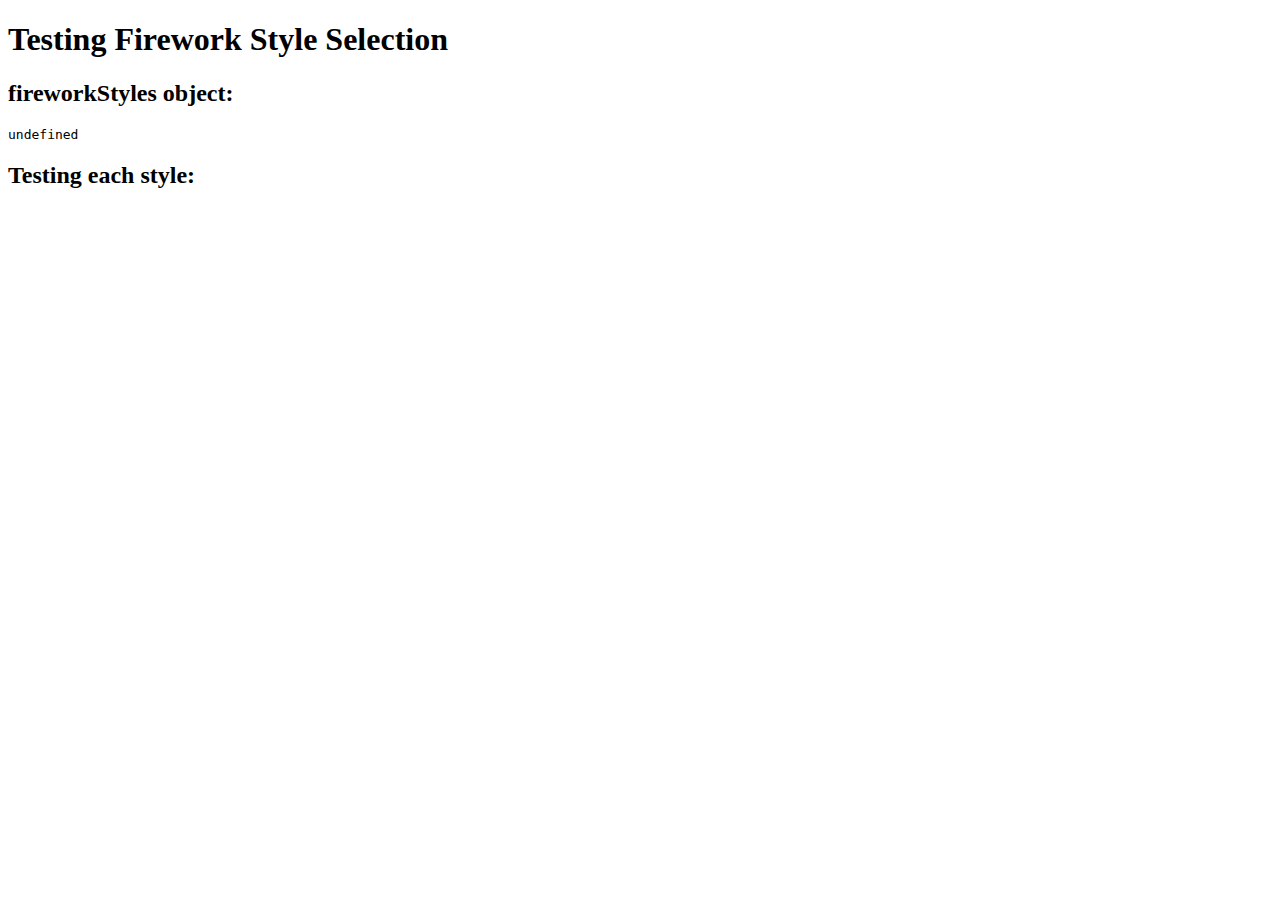
<file: test_styles.html>
<!DOCTYPE html>
<html>
<head>
    <title>Test Firework Styles</title>
</head>
<body>
    <h1>Testing Firework Style Selection</h1>
    <div id="output"></div>
    
    <script src="js/config.js"></script>
    <script>
        const output = document.getElementById('output');
        
        // Test that fireworkStyles exists
        output.innerHTML += '<h2>fireworkStyles object:</h2>';
        output.innerHTML += '<pre>' + JSON.stringify(window.fireworkStyles, null, 2) + '</pre>';
        
        // Test that we can access each style
        output.innerHTML += '<h2>Testing each style:</h2>';
        Object.keys(window.fireworkStyles).forEach(key => {
            const style = window.fireworkStyles[key];
            output.innerHTML += `<p><strong>${key}</strong>: ${style.name} (${style.icon}) - Shape: ${style.shape}</p>`;
        });
        
        // Test explosion shapes
        output.innerHTML += '<h2>explosionShapes object:</h2>';
        output.innerHTML += '<p>Available shapes: ' + Object.keys(window.explosionShapes).join(', ') + '</p>';
    </script>
</body>
</html>
</file>
<file: style.css>
* {
    margin: 0;
    padding: 0;
    box-sizing: border-box;
}

body {
    overflow: hidden;
    background: #000;
    font-family: -apple-system, BlinkMacSystemFont, 'Segoe UI', 'Roboto', 'Oxygen', 'Ubuntu', sans-serif;
    -webkit-tap-highlight-color: transparent;
}

#fireworksCanvas {
    display: block;
    width: 100vw;
    height: 100vh;
    touch-action: none;
}

/* Panel Backdrop */
.panel-backdrop {
    position: fixed;
    top: 0;
    left: 0;
    width: 100vw;
    height: 100vh;
    background: rgba(0, 0, 0, 0.5);
    z-index: 1000;
    transition: opacity 0.3s ease;
    backdrop-filter: blur(4px);
}

.panel-backdrop.hidden {
    opacity: 0;
    pointer-events: none;
}

/* Mobile-first controls */
.controls {
    position: fixed;
    top: 12px;
    right: 12px;
    display: flex;
    gap: 8px;
    z-index: 10;
}

button {
    padding: 10px 16px;
    font-size: 14px;
    background: rgba(0, 0, 0, 0.7);
    color: white;
    border: 1px solid rgba(255, 255, 255, 0.3);
    border-radius: 8px;
    cursor: pointer;
    transition: all 0.2s ease;
    backdrop-filter: blur(10px);
    font-weight: 500;
    touch-action: manipulation;
}

button:active {
    transform: scale(0.95);
}

.btn-primary {
    background: rgba(100, 100, 255, 0.3);
    border-color: rgba(100, 100, 255, 0.5);
}

.btn-primary.active {
    background: rgba(255, 100, 100, 0.4);
    border-color: rgba(255, 100, 100, 0.6);
}

.btn-secondary {
    padding: 10px 12px;
    font-size: 18px;
}

.about-link {
    text-decoration: none;
    display: flex;
    align-items: center;
    justify-content: center;
}

/* Settings Panel */
.settings-panel {
    position: fixed;
    top: 60px;
    right: 12px;
    width: calc(100vw - 24px);
    max-width: 320px;
    max-height: calc(100vh - 80px);
    background: rgba(0, 0, 0, 0.95);
    border: 1px solid rgba(255, 255, 255, 0.2);
    border-radius: 12px;
    padding: 16px;
    z-index: 1001;
    backdrop-filter: blur(20px);
    transition: all 0.3s cubic-bezier(0.4, 0, 0.2, 1);
    overflow-y: auto;
    overflow-x: hidden;
    -webkit-overflow-scrolling: touch;
    scroll-behavior: smooth;
}

.settings-panel::-webkit-scrollbar {
    width: 6px;
}

.settings-panel::-webkit-scrollbar-track {
    background: rgba(255, 255, 255, 0.05);
    border-radius: 3px;
}

.settings-panel::-webkit-scrollbar-thumb {
    background: rgba(255, 255, 255, 0.2);
    border-radius: 3px;
}

.settings-panel::-webkit-scrollbar-thumb:hover {
    background: rgba(255, 255, 255, 0.3);
}

.settings-panel.hidden {
    opacity: 0;
    pointer-events: none;
    transform: translateY(-10px);
}

.panel-header {
    display: flex;
    justify-content: space-between;
    align-items: center;
    margin-bottom: 16px;
    padding-bottom: 12px;
    border-bottom: 1px solid rgba(255, 255, 255, 0.1);
}

.settings-panel h3 {
    color: white;
    font-size: 16px;
    margin: 0;
    font-weight: 600;
}

.panel-close {
    background: rgba(255, 100, 100, 0.2);
    border: 1px solid rgba(255, 100, 100, 0.4);
    color: white;
    width: 32px;
    height: 32px;
    border-radius: 50%;
    font-size: 18px;
    cursor: pointer;
    display: flex;
    align-items: center;
    justify-content: center;
    transition: all 0.2s ease;
    padding: 0;
    line-height: 1;
}

.panel-close:hover {
    background: rgba(255, 100, 100, 0.3);
    border-color: rgba(255, 100, 100, 0.6);
    transform: scale(1.1);
}

.panel-close:active {
    transform: scale(0.95);
}

.setting-group {
    margin-bottom: 16px;
}

.setting-group label {
    display: block;
    color: rgba(255, 255, 255, 0.8);
    font-size: 12px;
    margin-bottom: 8px;
    text-transform: uppercase;
    letter-spacing: 0.5px;
    font-weight: 500;
}

.button-group {
    display: flex;
    gap: 6px;
    flex-wrap: wrap;
}

.bg-option {
    flex: 1;
    min-width: 80px;
    padding: 8px 12px;
    font-size: 13px;
    background: rgba(255, 255, 255, 0.05);
    border: 1px solid rgba(255, 255, 255, 0.2);
}

.bg-option.active {
    background: rgba(100, 100, 255, 0.3);
    border-color: rgba(100, 100, 255, 0.6);
}

select {
    width: 100%;
    padding: 10px;
    font-size: 14px;
    background: rgba(255, 255, 255, 0.05);
    color: white;
    border: 1px solid rgba(255, 255, 255, 0.2);
    border-radius: 8px;
    cursor: pointer;
    font-family: inherit;
}

select option {
    background: #1a1a1a;
    color: white;
}

.slider {
    width: 100%;
    height: 6px;
    border-radius: 3px;
    background: rgba(255, 255, 255, 0.1);
    outline: none;
    -webkit-appearance: none;
    appearance: none;
}

.slider::-webkit-slider-thumb {
    -webkit-appearance: none;
    appearance: none;
    width: 18px;
    height: 18px;
    border-radius: 50%;
    background: rgba(100, 100, 255, 0.8);
    cursor: pointer;
    border: 2px solid rgba(255, 255, 255, 0.3);
    transition: all 0.2s ease;
}

.slider::-webkit-slider-thumb:hover {
    background: rgba(100, 100, 255, 1);
    transform: scale(1.1);
}

.slider::-webkit-slider-thumb:active {
    transform: scale(0.95);
}

.slider::-moz-range-thumb {
    width: 18px;
    height: 18px;
    border-radius: 50%;
    background: rgba(100, 100, 255, 0.8);
    cursor: pointer;
    border: 2px solid rgba(255, 255, 255, 0.3);
    transition: all 0.2s ease;
}

.slider::-moz-range-thumb:hover {
    background: rgba(100, 100, 255, 1);
    transform: scale(1.1);
}

.slider::-moz-range-thumb:active {
    transform: scale(0.95);
}

.setting-group label span {
    float: right;
    color: rgba(100, 100, 255, 0.8);
    font-weight: 600;
}

.info {
    color: rgba(255, 255, 255, 0.6);
    font-size: 12px;
    text-align: center;
    margin-top: 12px;
    text-shadow: 0 2px 4px rgba(0, 0, 0, 0.5);
}

/* Share Panel */
#sharePanel {
    top: 60px;
    right: 12px;
    max-height: calc(100vh - 80px);
    overflow-y: auto;
    overflow-x: hidden;
    -webkit-overflow-scrolling: touch;
}

#sharePanel::-webkit-scrollbar {
    width: 6px;
}

#sharePanel::-webkit-scrollbar-track {
    background: rgba(255, 255, 255, 0.05);
    border-radius: 3px;
}

#sharePanel::-webkit-scrollbar-thumb {
    background: rgba(255, 255, 255, 0.2);
    border-radius: 3px;
}

#sharePanel::-webkit-scrollbar-thumb:hover {
    background: rgba(255, 255, 255, 0.3);
}

.button-group-vertical {
    display: flex;
    flex-direction: column;
    gap: 8px;
}

.action-btn, .show-btn {
    width: 100%;
    padding: 12px;
    font-size: 14px;
    text-align: left;
    background: rgba(255, 255, 255, 0.05);
    border: 1px solid rgba(255, 255, 255, 0.2);
    border-radius: 8px;
    color: white;
    cursor: pointer;
    transition: all 0.2s ease;
}

.action-btn:hover, .show-btn:hover {
    background: rgba(255, 255, 255, 0.1);
    border-color: rgba(255, 255, 255, 0.4);
}

.action-btn:active, .show-btn:active {
    transform: scale(0.98);
}

.show-btn.playing {
    background: rgba(100, 255, 100, 0.2);
    border-color: rgba(100, 255, 100, 0.5);
}

.save-config-group {
    display: flex;
    gap: 8px;
}

.save-config-group input {
    flex: 1;
    padding: 10px;
    font-size: 14px;
    background: rgba(255, 255, 255, 0.05);
    color: white;
    border: 1px solid rgba(255, 255, 255, 0.2);
    border-radius: 8px;
    font-family: inherit;
}

.save-config-group input::placeholder {
    color: rgba(255, 255, 255, 0.4);
}

.action-btn-small {
    padding: 10px 16px;
    font-size: 14px;
    background: rgba(100, 100, 255, 0.3);
    color: white;
    border: 1px solid rgba(100, 100, 255, 0.5);
    border-radius: 8px;
    cursor: pointer;
    transition: all 0.2s ease;
    white-space: nowrap;
}

.action-btn-small:hover {
    background: rgba(100, 100, 255, 0.4);
}

.saved-configs-list {
    margin-top: 12px;
    display: flex;
    flex-direction: column;
    gap: 6px;
    max-height: 150px;
    overflow-y: auto;
}

.saved-config-item {
    display: flex;
    justify-content: space-between;
    align-items: center;
    padding: 8px 12px;
    background: rgba(255, 255, 255, 0.03);
    border: 1px solid rgba(255, 255, 255, 0.1);
    border-radius: 6px;
    font-size: 13px;
}

.saved-config-item:hover {
    background: rgba(255, 255, 255, 0.05);
}

.saved-config-name {
    color: white;
    cursor: pointer;
    flex: 1;
}

.saved-config-delete {
    color: rgba(255, 100, 100, 0.8);
    cursor: pointer;
    padding: 4px 8px;
    font-size: 16px;
}

.saved-config-delete:hover {
    color: rgba(255, 100, 100, 1);
}

.share-message {
    margin-top: 12px;
    padding: 10px;
    border-radius: 6px;
    font-size: 13px;
    text-align: center;
    transition: all 0.3s ease;
}

.share-message.success {
    background: rgba(100, 255, 100, 0.2);
    border: 1px solid rgba(100, 255, 100, 0.5);
    color: #99ff99;
}

.share-message.error {
    background: rgba(255, 100, 100, 0.2);
    border: 1px solid rgba(255, 100, 100, 0.5);
    color: #ff9999;
}

.qr-code-container {
    margin-top: 16px;
    padding: 16px;
    background: rgba(255, 255, 255, 0.95);
    border-radius: 12px;
    display: flex;
    flex-direction: column;
    align-items: center;
    gap: 8px;
}

.qr-code-container.hidden {
    display: none;
}

#qrCanvas {
    border-radius: 8px;
}

.qr-label {
    color: #333;
    font-size: 13px;
    font-weight: 500;
}

/* Mobile specific adjustments */
@media (max-width: 767px) {
    .settings-panel {
        width: calc(100vw - 24px);
        max-width: none;
        left: 12px;
        right: 12px;
        top: 70px;
    }
    
    #sharePanel {
        width: calc(100vw - 24px);
        max-width: none;
        left: 12px;
        right: 12px;
    }
    
    .panel-backdrop {
        backdrop-filter: blur(2px);
    }
}

/* Desktop adjustments */
@media (min-width: 768px) {
    .controls {
        top: 20px;
        right: 20px;
        gap: 12px;
    }
    
    button {
        padding: 12px 20px;
        font-size: 15px;
    }
    
    .btn-secondary {
        padding: 12px 16px;
        font-size: 20px;
    }
    
    button:hover {
        background: rgba(255, 255, 255, 0.15);
        border-color: rgba(255, 255, 255, 0.5);
    }
    
    .btn-primary:hover {
        background: rgba(100, 100, 255, 0.4);
    }
    
    .settings-panel {
        top: 70px;
        right: 20px;
    }
    
    .bg-option:hover {
        background: rgba(255, 255, 255, 0.1);
    }
    
    .panel-backdrop {
        display: none;
    }
}
</file>
<file: about.css>
/* About Page Styles - VS Code Dark Theme */

.about-page {
    background: #1e1e1e;
    min-height: 100vh;
    overflow-y: auto;
    overflow-x: hidden;
}

.about-container {
    max-width: 1200px;
    margin: 0 auto;
    padding: 20px;
}

/* Header */
.about-header {
    text-align: center;
    padding: 40px 20px;
    position: relative;
}

.back-button {
    position: absolute;
    left: 0;
    top: 40px;
    padding: 10px 20px;
    background: #2d2d30;
    color: #cccccc;
    text-decoration: none;
    border-radius: 4px;
    border: 1px solid #3e3e42;
    transition: all 0.2s ease;
    font-size: 14px;
}

.back-button:hover {
    background: #3e3e42;
    border-color: #007acc;
    color: #ffffff;
}

.about-header h1 {
    font-size: 48px;
    color: #d4d4d4;
    margin: 0 0 10px 0;
    text-shadow: none;
}

.tagline {
    font-size: 20px;
    color: #858585;
    margin: 0;
}

/* Content Sections */
.about-content {
    display: flex;
    flex-direction: column;
    gap: 40px;
    padding: 20px 0;
}

.about-section {
    background: #252526;
    backdrop-filter: none;
    border: 1px solid #3e3e42;
    border-radius: 4px;
    padding: 32px;
}

.about-section h2 {
    color: #d4d4d4;
    font-size: 32px;
    margin: 0 0 20px 0;
    border-bottom: 1px solid #3e3e42;
    padding-bottom: 12px;
}

.about-section p {
    color: #cccccc;
    line-height: 1.8;
    font-size: 16px;
    margin: 0 0 16px 0;
}

.about-section p:last-child {
    margin-bottom: 0;
}

/* Features Grid */
.features-grid {
    display: grid;
    grid-template-columns: repeat(auto-fit, minmax(250px, 1fr));
    gap: 20px;
    margin-top: 24px;
}

.feature-card {
    background: #2d2d30;
    border: 1px solid #3e3e42;
    border-radius: 4px;
    padding: 24px;
    transition: all 0.2s ease;
}

.feature-card:hover {
    background: #37373d;
    border-color: #007acc;
    transform: translateY(-2px);
}

.feature-icon {
    font-size: 48px;
    margin-bottom: 16px;
}

.feature-card h3 {
    color: #d4d4d4;
    font-size: 20px;
    margin: 0 0 16px 0;
}

.feature-card ul {
    list-style: none;
    padding: 0;
    margin: 0;
}

.feature-card li {
    color: #cccccc;
    font-size: 14px;
    padding: 6px 0;
    padding-left: 20px;
    position: relative;
}

.feature-card li::before {
    content: "▸";
    position: absolute;
    left: 0;
    font-size: 14px;
    color: #007acc;
}

/* Tech Stack */
.tech-stack {
    display: grid;
    grid-template-columns: repeat(auto-fit, minmax(200px, 1fr));
    gap: 16px;
    margin-top: 24px;
}

.tech-item {
    background: #2d2d30;
    border: 1px solid #3e3e42;
    border-radius: 4px;
    padding: 16px;
    color: #cccccc;
    font-size: 14px;
}

.tech-item strong {
    color: #4ec9b0;
    display: block;
    margin-bottom: 4px;
}

/* Developer Card */
.developer-card {
    background: #2d2d30;
    border: 1px solid #3e3e42;
    border-radius: 4px;
    padding: 24px;
    margin-top: 24px;
}

.developer-info h3 {
    color: #d4d4d4;
    font-size: 24px;
    margin: 0 0 12px 0;
}

.developer-info p {
    color: #cccccc;
    margin: 0 0 20px 0;
}

.social-links {
    display: flex;
    gap: 12px;
    flex-wrap: wrap;
}

.social-link {
    display: flex;
    align-items: center;
    gap: 8px;
    padding: 12px 20px;
    background: #37373d;
    border: 1px solid #3e3e42;
    border-radius: 4px;
    color: #cccccc;
    text-decoration: none;
    transition: all 0.2s ease;
    font-size: 14px;
}

.social-link:hover {
    background: #3e3e42;
    border-color: #007acc;
    color: #ffffff;
    transform: translateY(-2px);
}

.social-link svg {
    flex-shrink: 0;
}

/* Project Links */
.project-links {
    display: flex;
    flex-direction: column;
    gap: 16px;
    margin-top: 24px;
}

.project-link {
    display: flex;
    align-items: center;
    gap: 16px;
    padding: 20px;
    background: #2d2d30;
    border: 1px solid #3e3e42;
    border-radius: 4px;
    color: #cccccc;
    text-decoration: none;
    transition: all 0.2s ease;
}

.project-link:hover {
    background: #37373d;
    border-color: #007acc;
    color: #ffffff;
    transform: translateX(4px);
}

.project-link svg {
    flex-shrink: 0;
}

.project-link div {
    flex: 1;
}

.project-link strong {
    display: block;
    font-size: 16px;
    margin-bottom: 4px;
}

.project-link span {
    display: block;
    font-size: 13px;
    color: #858585;
}

/* Credits */
.credits p {
    color: #cccccc;
    margin: 12px 0;
    font-size: 15px;
}

.credits a {
    color: #4fc1ff;
    text-decoration: none;
    transition: color 0.2s ease;
}

.credits a:hover {
    color: #007acc;
    text-decoration: underline;
}

/* Styles Grid */
.styles-grid {
    display: grid;
    grid-template-columns: repeat(auto-fit, minmax(200px, 1fr));
    gap: 12px;
    margin-top: 24px;
}

.style-item {
    background: #2d2d30;
    border: 1px solid #3e3e42;
    border-radius: 4px;
    padding: 12px 16px;
    color: #cccccc;
    font-size: 14px;
    transition: all 0.2s ease;
}

.style-item:hover {
    background: #37373d;
    border-color: #007acc;
    transform: translateY(-2px);
}

.style-item strong {
    color: #dcdcaa;
}

/* Version History */
.version-history {
    display: flex;
    flex-direction: column;
    gap: 16px;
    margin-top: 24px;
}

.version-item {
    background: #2d2d30;
    border-left: 4px solid #007acc;
    border-radius: 4px;
    padding: 16px 20px;
}

.version-item strong {
    color: #569cd6;
    font-size: 18px;
    display: block;
    margin-bottom: 8px;
}

.version-item span {
    color: #858585;
    font-size: 14px;
    display: block;
}

/* Footer */
.about-footer {
    text-align: center;
    padding: 40px 20px;
    margin-top: 40px;
    border-top: 1px solid #3e3e42;
}

.about-footer p {
    color: #858585;
    margin: 8px 0;
    font-size: 14px;
}

.about-footer a {
    color: #4fc1ff;
    text-decoration: none;
    transition: color 0.2s ease;
}

.about-footer a:hover {
    color: #007acc;
    text-decoration: underline;
}

/* Mobile Responsive */
@media (max-width: 768px) {
    .about-header h1 {
        font-size: 36px;
    }

    .tagline {
        font-size: 16px;
    }

    .back-button {
        position: static;
        display: inline-block;
        margin-bottom: 20px;
    }

    .about-section {
        padding: 24px 20px;
    }

    .about-section h2 {
        font-size: 24px;
    }

    .features-grid {
        grid-template-columns: 1fr;
    }

    .tech-stack {
        grid-template-columns: 1fr;
    }

    .project-link {
        flex-direction: column;
        text-align: center;
        gap: 12px;
    }

    .project-link:hover {
        transform: translateY(-4px);
    }
}

@media (max-width: 480px) {
    .about-container {
        padding: 12px;
    }

    .about-header {
        padding: 20px 12px;
    }

    .about-section {
        padding: 20px 16px;
    }
}
</file>
